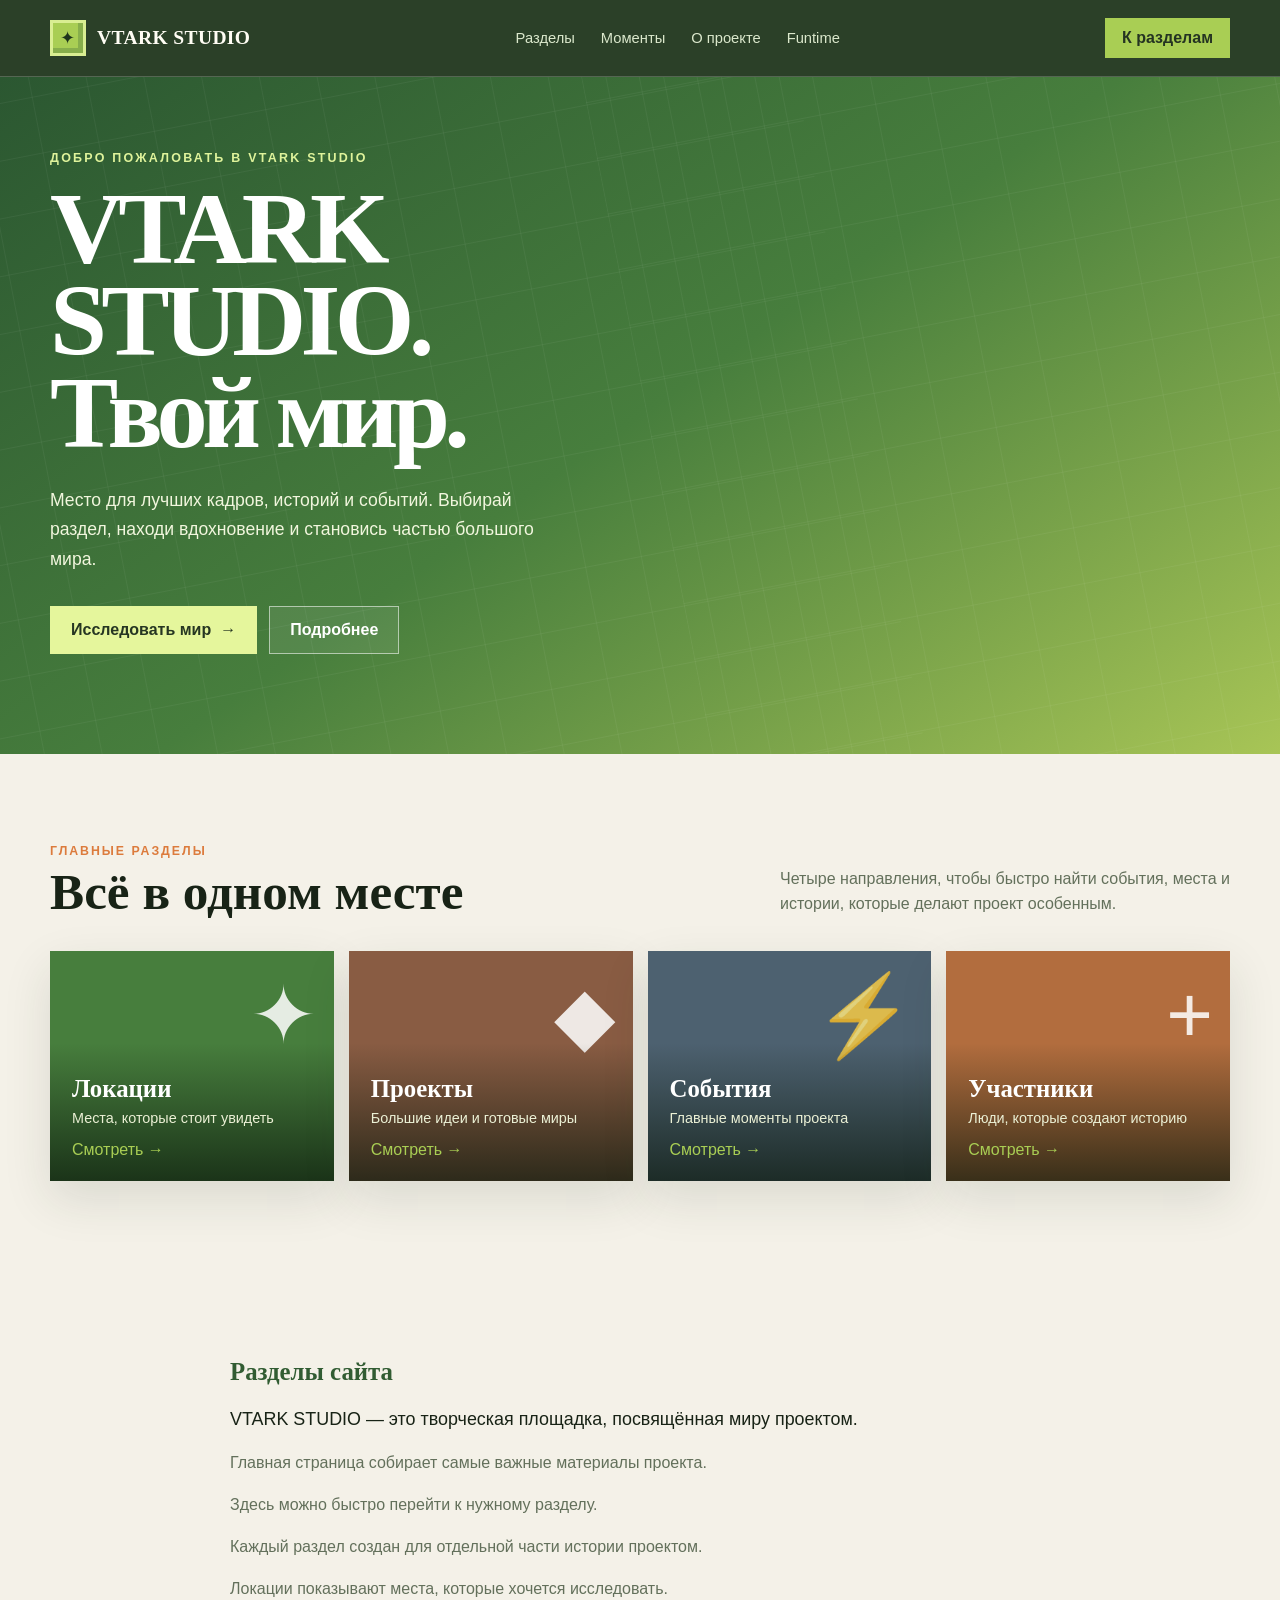
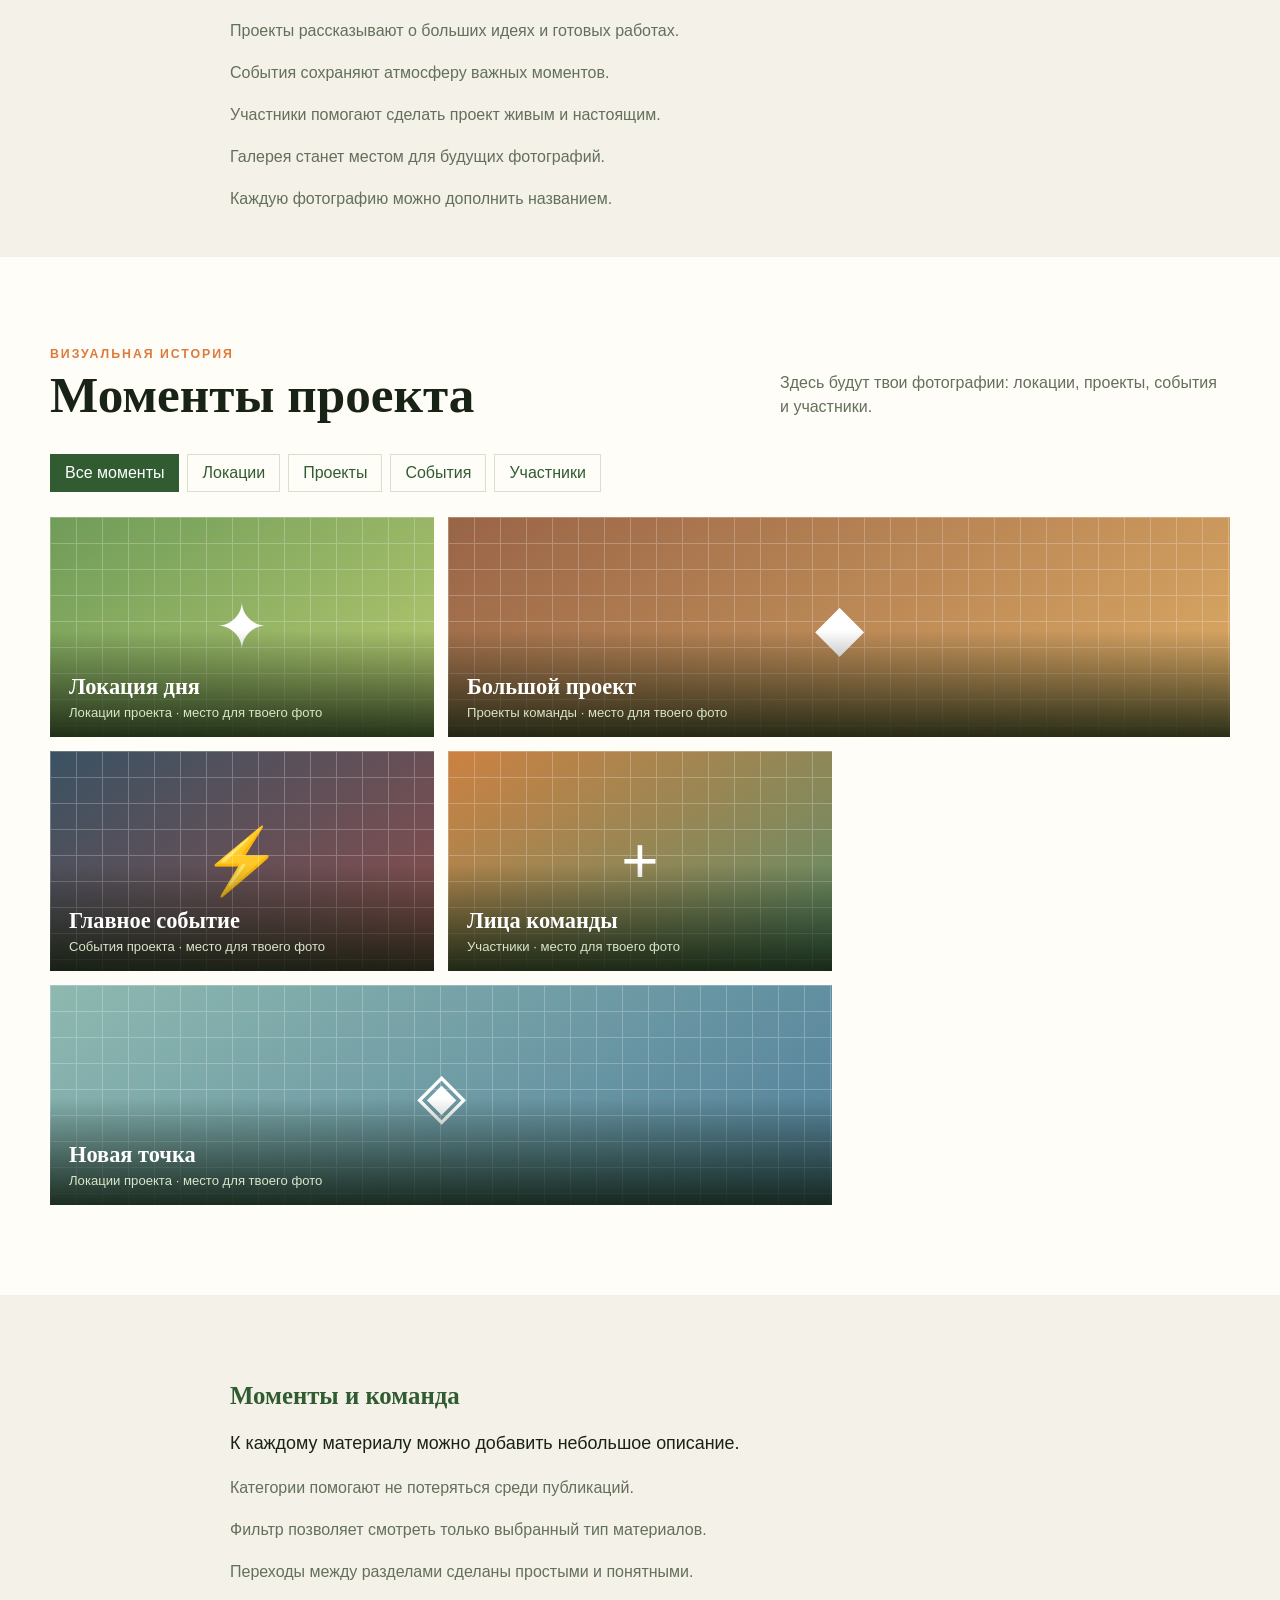
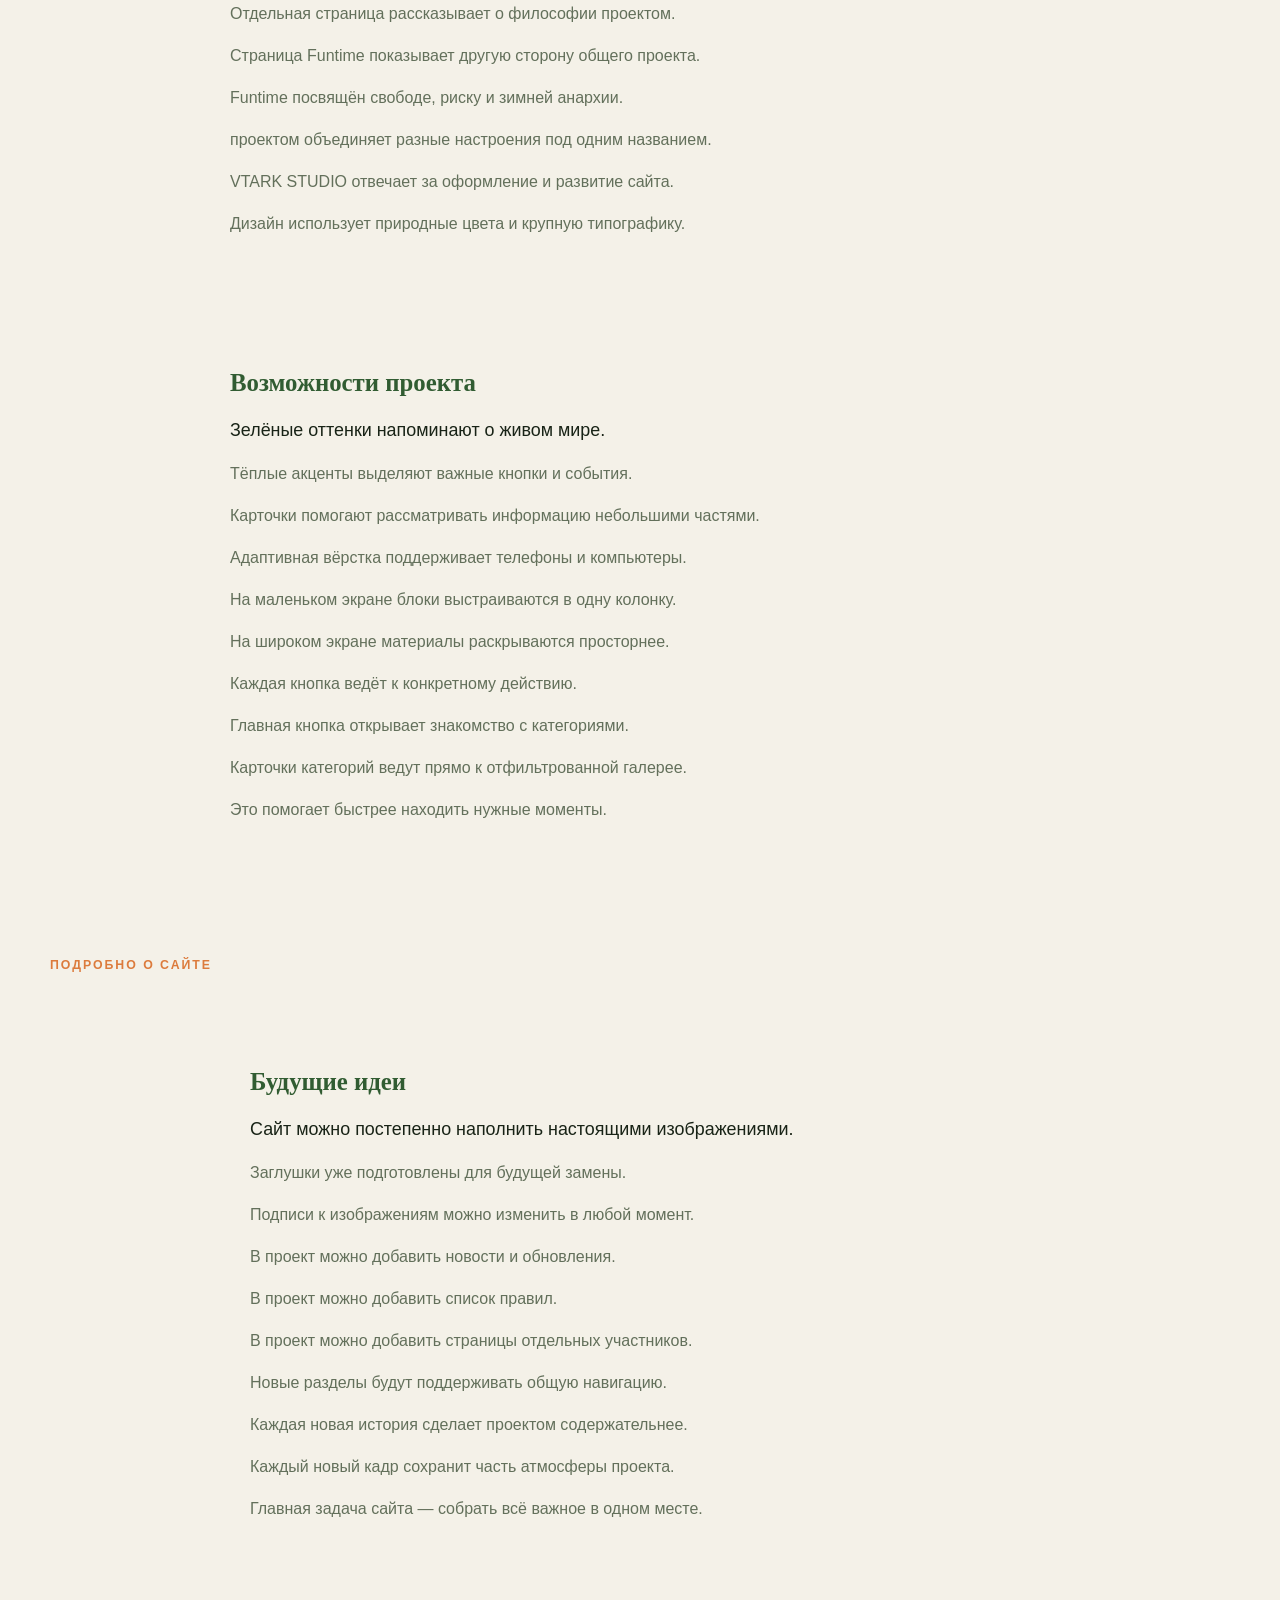
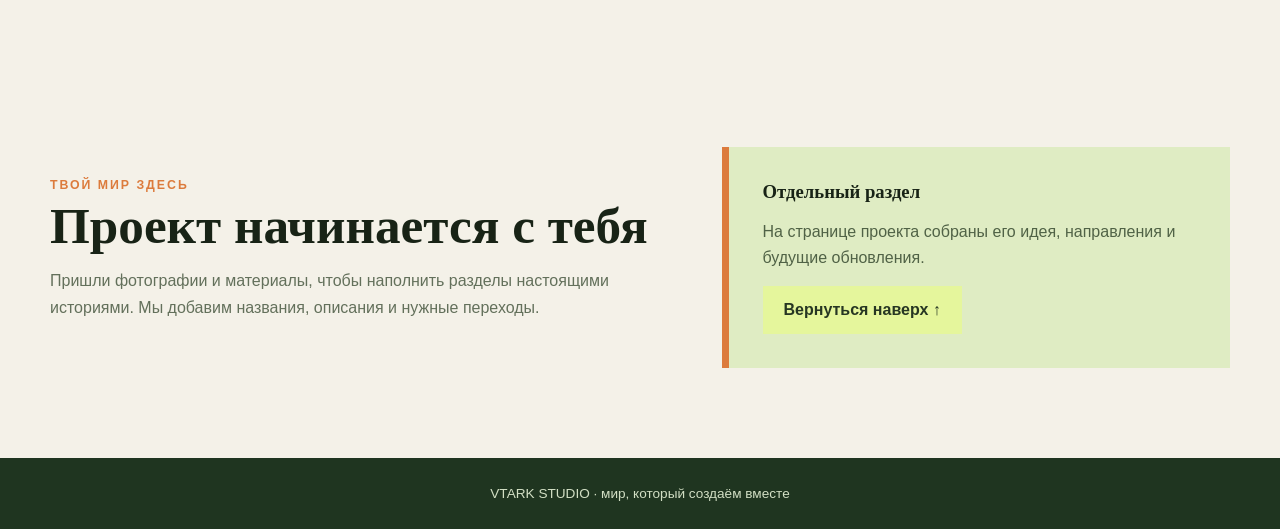
<file: втарк/index.html>
<!doctype html>
<html lang="ru">
<head>
	<meta charset="utf-8">
	<meta name="viewport" content="width=device-width, initial-scale=1">
	<title>VTARK STUDIO — официальный сайт</title>
	<meta name="description" content="VTARK STUDIO — официальный творческий сайт с галереей, событиями, локациями и страницей Funtime.">
	<meta name="keywords" content="VTARK STUDIO, Funtime, сайт, галерея, события, локации">
	<meta name="author" content="VTARK STUDIO">
	<meta name="robots" content="index, follow">
	<link rel="stylesheet" href="vtarkstudio.css">
	<script type="application/ld+json">
		{
			"@context": "https://schema.org",
			"@type": "WebSite",
			"name": "VTARK STUDIO",
			"description": "Официальный сайт VTARK STUDIO с галереей, событиями и творческими проектами."
		}
	</script>
	<style>
		:root {
			--ink: #182316;
			--muted: #63705b;
			--paper: #f4f1e8;
			--cream: #fffdf7;
			--green: #315c32;
			--lime: #a9ce54;
			--orange: #dc7b3c;
			--line: #d8dfcb;
			--shadow: 0 18px 45px rgba(34, 53, 30, .12);
		}

		* { box-sizing: border-box; }
		html { scroll-behavior: smooth; }
		body {
			margin: 0;
			color: var(--ink);
			background: var(--paper);
			font-family: "Trebuchet MS", "Segoe UI", sans-serif;
		}
		a { color: inherit; text-decoration: none; }
		button { font: inherit; }

		.site-header {
			position: sticky;
			top: 0;
			z-index: 10;
			border-bottom: 1px solid rgba(255,255,255,.2);
			background: rgba(30, 53, 28, .94);
			backdrop-filter: blur(12px);
		}
		.nav {
			width: min(1180px, calc(100% - 40px));
			min-height: 76px;
			margin: auto;
			display: flex;
			align-items: center;
			justify-content: space-between;
			gap: 24px;
		}
		.brand {
			display: flex;
			align-items: center;
			gap: 11px;
			color: #fffdf4;
			font-family: Georgia, serif;
			font-size: 1.22rem;
			font-weight: bold;
			letter-spacing: .02em;
		}
		.brand-mark {
			display: grid;
			width: 36px;
			height: 36px;
			place-items: center;
			color: #1e351c;
			background: var(--lime);
			border: 3px solid #d9ee92;
			box-shadow: inset -5px -5px rgba(49, 92, 50, .28);
			font-size: 1.1rem;
		}
		.nav-links { display: flex; gap: 26px; color: #dbe8cc; font-size: .92rem; }
		.nav-links a:hover { color: #fff; }
		.nav-cta {
			padding: 11px 17px;
			color: #243322;
			background: var(--lime);
			border: 0;
			font-weight: bold;
			cursor: pointer;
			transition: transform .2s, background .2s;
		}
		.nav-cta:hover { background: #c7e67d; transform: translateY(-2px); }

		.hero {
			min-height: 590px;
			display: grid;
			place-items: center;
			padding: 74px 20px 100px;
			position: relative;
			overflow: hidden;
			color: white;
			background: linear-gradient(145deg, #2b5731 0%, #477e3d 50%, #a8c556 100%);
		}
		.hero::before, .hero::after {
			content: "";
			position: absolute;
			opacity: .18;
			background-image: linear-gradient(90deg, rgba(255,255,255,.28) 1px, transparent 1px), linear-gradient(rgba(255,255,255,.28) 1px, transparent 1px);
			background-size: 42px 42px;
			transform: rotate(-11deg) scale(1.35);
		}
		.hero::before { inset: -120px 45% 12px -5%; }
		.hero::after { inset: 20px -10% -150px 61%; }
		.hero-inner { width: min(1180px, 100%); position: relative; z-index: 1; }
		.eyebrow { margin: 0 0 18px; color: #dff39b; font-size: .78rem; font-weight: bold; letter-spacing: .18em; text-transform: uppercase; }
		h1, h2, h3 { margin: 0; font-family: Georgia, "Times New Roman", serif; }
		h1 { max-width: 720px; font-size: clamp(3.5rem, 8vw, 7.2rem); line-height: .9; letter-spacing: -.055em; }
		.hero-copy { max-width: 525px; margin: 27px 0 32px; color: #f1f6dd; font-size: 1.1rem; line-height: 1.65; }
		.hero-actions { display: flex; flex-wrap: wrap; gap: 12px; }
		.button { display: inline-flex; align-items: center; justify-content: center; gap: 9px; padding: 14px 20px; border: 1px solid transparent; font-weight: bold; cursor: pointer; transition: transform .2s, background .2s; }
		.button:hover { transform: translateY(-3px); }
		.button-primary { color: #263622; background: #e5f69c; }
		.button-ghost { color: white; border-color: rgba(255,255,255,.55); background: rgba(255,255,255,.08); }

		.section { width: min(1180px, calc(100% - 40px)); margin: auto; padding: 90px 0; }
		.section-heading { display: flex; align-items: end; justify-content: space-between; gap: 20px; margin-bottom: 34px; }
		.section-kicker { margin: 0 0 9px; color: var(--orange); font-size: .77rem; font-weight: bold; letter-spacing: .16em; text-transform: uppercase; }
		h2 { font-size: clamp(2.2rem, 4vw, 3.6rem); line-height: .98; }
		.section-intro { max-width: 450px; margin: 0; color: var(--muted); line-height: 1.55; }
		.categories { display: grid; grid-template-columns: repeat(4, 1fr); gap: 15px; }
		.category-card {
			min-height: 230px;
			display: flex;
			flex-direction: column;
			justify-content: end;
			padding: 22px;
			position: relative;
			overflow: hidden;
			color: white;
			background: var(--card-color, #477e3d);
			box-shadow: var(--shadow);
			isolation: isolate;
		}
		.category-card::before { content: attr(data-icon); position: absolute; top: 18px; right: 17px; z-index: -1; font-size: 5rem; filter: grayscale(.2); opacity: .86; }
		.category-card::after { content: ""; position: absolute; inset: 40% 0 0; z-index: -1; background: linear-gradient(transparent, rgba(10,23,11,.72)); }
		.category-card h3 { font-size: 1.55rem; }
		.category-card p { margin: 7px 0 0; color: #ebf0d5; font-size: .9rem; }
		.category-card:hover .category-arrow { transform: translateX(5px); }
		.category-arrow { margin-top: 15px; color: var(--lime); transition: transform .2s; }

		.gallery-section { background: var(--cream); }
		.gallery-wrap { width: min(1180px, calc(100% - 40px)); margin: auto; padding: 90px 0; }
		.filter-row { display: flex; flex-wrap: wrap; gap: 8px; margin-bottom: 25px; }
		.filter { padding: 9px 14px; color: var(--green); background: transparent; border: 1px solid var(--line); cursor: pointer; }
		.filter.active, .filter:hover { color: white; background: var(--green); border-color: var(--green); }
		.gallery { display: grid; grid-template-columns: repeat(12, 1fr); gap: 14px; }
		.photo-card { min-height: 220px; grid-column: span 4; position: relative; overflow: hidden; background: #74944f; color: white; }
		.photo-card:nth-child(2), .photo-card:nth-child(5) { grid-column: span 8; }
		.photo-art { height: 100%; min-height: 220px; display: grid; place-items: center; font-size: 4rem; background: linear-gradient(145deg, var(--photo-a), var(--photo-b)); }
		.photo-art::before { content: ""; position: absolute; inset: 0; opacity: .24; background-image: linear-gradient(90deg, #fff 1px, transparent 1px), linear-gradient(#fff 1px, transparent 1px); background-size: 26px 26px; }
		.photo-info { position: absolute; right: 0; bottom: 0; left: 0; padding: 44px 19px 17px; background: linear-gradient(transparent, rgba(11,24,10,.85)); }
		.photo-info h3 { font-size: 1.4rem; }
		.photo-info p { margin: 5px 0 0; color: #d9e5c8; font-size: .82rem; }
		.photo-card.is-hidden { display: none; }

		.submit { display: grid; grid-template-columns: 1.1fr .9fr; gap: 50px; align-items: center; }
		.submit-panel { padding: 34px; background: #dfecc3; border-left: 7px solid var(--orange); }
		.submit-panel p { color: #506246; line-height: 1.6; }
		.submit-note { color: var(--muted); line-height: 1.7; }
		.details { width: min(820px, 100%); margin: 0 auto; }
		.details p { margin: 0 0 14px; color: var(--muted); line-height: 1.75; }
		.details p:first-of-type { color: var(--ink); font-size: 1.12rem; }
		.details-part-title { margin: 32px 0 18px; color: var(--green); font-family: Georgia, serif; font-size: 1.55rem; }
		.details-part { width: min(820px, calc(100% - 40px)); margin: 0 auto; padding: 55px 0 30px; }
		.details-part p { margin: 0 0 14px; color: var(--muted); line-height: 1.75; }
		.details-part p:first-of-type { color: var(--ink); font-size: 1.12rem; }
		footer { padding: 28px 20px; color: #d2dfc4; background: #1f3520; text-align: center; font-size: .85rem; }

		@media (max-width: 800px) {
			.nav-links { display: none; }
			.nav { width: min(100% - 28px, 1180px); }
			.hero { min-height: 610px; padding-top: 60px; }
			.categories { grid-template-columns: repeat(2, 1fr); }
			.submit { grid-template-columns: 1fr; gap: 25px; }
		}
		@media (max-width: 520px) {
			.section, .gallery-wrap { width: min(100% - 28px, 1180px); padding: 65px 0; }
			.section-heading { display: block; }
			.section-intro { margin-top: 17px; }
			.categories { grid-template-columns: 1fr; }
			.category-card { min-height: 190px; }
			.gallery { display: block; }
			.photo-card { margin-bottom: 14px; }
			.brand { font-size: 1rem; }
			.nav-cta { padding: 10px 12px; font-size: .8rem; }
		}
	</style>
</head>
<body>
	<header class="site-header">
		<nav class="nav" aria-label="Основная навигация">
			<a class="brand" href="#top"><span class="brand-mark">✦</span> VTARK STUDIO</a>
			<div class="nav-links">
				<a href="#categories">Разделы</a>
				<a href="#gallery">Моменты</a>
				<a href="vtark.html">О проекте</a>
				<a href="third.html">Funtime</a>
			</div>
			<a class="nav-cta" href="#categories">К разделам</a>
		</nav>
	</header>

	<main id="top">
		<section class="hero">
			<div class="hero-inner">
				<p class="eyebrow">Добро пожаловать в VTARK STUDIO</p>
				<h1>VTARK STUDIO.<br>Твой мир.</h1>
				<p class="hero-copy">Место для лучших кадров, историй и событий. Выбирай раздел, находи вдохновение и становись частью большого мира.</p>
				<div class="hero-actions">
					<a class="button button-primary" href="#categories">Исследовать мир <span>→</span></a>
					<a class="button button-ghost" href="#details">Подробнее</a>
				</div>
			</div>
		</section>

		<section class="section" id="categories">
			<div class="section-heading">
				<div><p class="section-kicker">Главные разделы</p><h2>Всё в одном месте</h2></div>
				<p class="section-intro">Четыре направления, чтобы быстро найти события, места и истории, которые делают проект особенным.</p>
			</div>
			<div class="categories">
				<a class="category-card" href="#gallery" data-filter-link="nature" data-icon="✦" style="--card-color:#477e3d"><h3>Локации</h3><p>Места, которые стоит увидеть</p><span class="category-arrow">Смотреть →</span></a>
				<a class="category-card" href="#gallery" data-filter-link="builds" data-icon="◆" style="--card-color:#895c43"><h3>Проекты</h3><p>Большие идеи и готовые миры</p><span class="category-arrow">Смотреть →</span></a>
				<a class="category-card" href="#gallery" data-filter-link="adventure" data-icon="⚡" style="--card-color:#4d6170"><h3>События</h3><p>Главные моменты проекта</p><span class="category-arrow">Смотреть →</span></a>
				<a class="category-card" href="#gallery" data-filter-link="friends" data-icon="+" style="--card-color:#b26d3e"><h3>Участники</h3><p>Люди, которые создают историю</p><span class="category-arrow">Смотреть →</span></a>
			</div>
		</section>

		<section class="gallery-section" id="gallery">
			<div class="gallery-wrap">
				<div class="section-heading"><div><p class="section-kicker">Визуальная история</p><h2>Моменты проекта</h2></div><p class="section-intro">Здесь будут твои фотографии: локации, проекты, события и участники.</p></div>
				<div class="filter-row" aria-label="Фильтр галереи">
					<button class="filter active" data-filter="all">Все моменты</button><button class="filter" data-filter="nature">Локации</button><button class="filter" data-filter="builds">Проекты</button><button class="filter" data-filter="adventure">События</button><button class="filter" data-filter="friends">Участники</button>
				</div>
				<div class="gallery">
					<article class="photo-card" data-category="nature"><div class="photo-art" style="--photo-a:#6f9c59;--photo-b:#b9cb70">✦</div><div class="photo-info"><h3>Локация дня</h3><p>Локации проекта · место для твоего фото</p></div></article>
					<article class="photo-card" data-category="builds"><div class="photo-art" style="--photo-a:#986447;--photo-b:#dfad65">◆</div><div class="photo-info"><h3>Большой проект</h3><p>Проекты команды · место для твоего фото</p></div></article>
					<article class="photo-card" data-category="adventure"><div class="photo-art" style="--photo-a:#3a5263;--photo-b:#8e4d4b">⚡</div><div class="photo-info"><h3>Главное событие</h3><p>События проекта · место для твоего фото</p></div></article>
					<article class="photo-card" data-category="friends"><div class="photo-art" style="--photo-a:#cc8142;--photo-b:#5c8d69">+</div><div class="photo-info"><h3>Лица команды</h3><p>Участники · место для твоего фото</p></div></article>
					<article class="photo-card" data-category="nature"><div class="photo-art" style="--photo-a:#8eb9b0;--photo-b:#507e9a">◈</div><div class="photo-info"><h3>Новая точка</h3><p>Локации проекта · место для твоего фото</p></div></article>
				</div>
			</div>
		</section>

		<section class="section" id="details">
			<p class="section-kicker">Подробно о сайте</p>
			<div class="details">
				<p>VTARK STUDIO — это творческая площадка, посвящённая миру Hollyworld.</p><p>Главная страница собирает самые важные материалы проекта.</p><p>Здесь можно быстро перейти к нужному разделу.</p><p>Каждый раздел создан для отдельной части истории Hollyworld.</p><p>Локации показывают места, которые хочется исследовать.</p><p>Проекты рассказывают о больших идеях и готовых работах.</p><p>События сохраняют атмосферу важных моментов.</p><p>Участники помогают сделать проект живым и настоящим.</p><p>Галерея станет местом для будущих фотографий.</p><p>Каждую фотографию можно дополнить названием.</p><p>К каждому материалу можно добавить небольшое описание.</p><p>Категории помогают не потеряться среди публикаций.</p><p>Фильтр позволяет смотреть только выбранный тип материалов.</p><p>Переходы между разделами сделаны простыми и понятными.</p><p>Отдельная страница рассказывает о философии Hollyworld.</p><p>Страница Funtime показывает другую сторону общего проекта.</p><p>Funtime посвящён свободе, риску и зимней анархии.</p><p>Hollyworld объединяет разные настроения под одним названием.</p><p>VTARK STUDIO отвечает за оформление и развитие сайта.</p><p>Дизайн использует природные цвета и крупную типографику.</p><p>Зелёные оттенки напоминают о живом мире.</p><p>Тёплые акценты выделяют важные кнопки и события.</p><p>Карточки помогают рассматривать информацию небольшими частями.</p><p>Адаптивная вёрстка поддерживает телефоны и компьютеры.</p><p>На маленьком экране блоки выстраиваются в одну колонку.</p><p>На широком экране материалы раскрываются просторнее.</p><p>Каждая кнопка ведёт к конкретному действию.</p><p>Главная кнопка открывает знакомство с категориями.</p><p>Карточки категорий ведут прямо к отфильтрованной галерее.</p><p>Это помогает быстрее находить нужные моменты.</p><p>Сайт можно постепенно наполнить настоящими изображениями.</p><p>Заглушки уже подготовлены для будущей замены.</p><p>Подписи к изображениям можно изменить в любой момент.</p><p>В проект можно добавить новости и обновления.</p><p>В проект можно добавить список правил.</p><p>В проект можно добавить страницы отдельных участников.</p><p>Новые разделы будут поддерживать общую навигацию.</p><p>Каждая новая история сделает Hollyworld содержательнее.</p><p>Каждый новый кадр сохранит часть атмосферы проекта.</p><p>Главная задача сайта — собрать всё важное в одном месте.</p><p>VTARK STUDIO превращает идею Hollyworld в удобное цифровое пространство.</p>
			</div>
		</section>

		<section class="section submit" id="about">
			<div><p class="section-kicker">Твой мир здесь</p><h2>Проект начинается с тебя</h2><p class="submit-note">Пришли фотографии и материалы, чтобы наполнить разделы настоящими историями. Мы добавим названия, описания и нужные переходы.</p></div>
			<div class="submit-panel"><h3>Отдельный раздел</h3><p>На странице проекта собраны его идея, направления и будущие обновления.</p><a class="button button-primary" href="#top">Вернуться наверх ↑</a></div>
		</section>
	</main>
	<footer>VTARK STUDIO · мир, который создаём вместе</footer>

	<script>
		const filters = document.querySelectorAll('.filter');
		const cards = document.querySelectorAll('.photo-card');
		function setFilter(value) {
			filters.forEach((filter) => filter.classList.toggle('active', filter.dataset.filter === value));
			cards.forEach((card) => card.classList.toggle('is-hidden', value !== 'all' && card.dataset.category !== value));
		}
		filters.forEach((filter) => filter.addEventListener('click', () => setFilter(filter.dataset.filter)));
		document.querySelectorAll('[data-filter-link]').forEach((link) => link.addEventListener('click', () => setFilter(link.dataset.filterLink)));

		const details = document.querySelector('.details');
		const detailParagraphs = [...details.querySelectorAll('p')];
		const partTitles = ['Разделы сайта', 'Моменты и команда', 'Возможности проекта', 'Будущие идеи'];
		const createDetailsPart = (partIndex) => {
			const part = document.createElement('section');
			part.className = 'details-part';
			const heading = document.createElement('h3');
			heading.className = 'details-part-title';
			heading.textContent = partTitles[partIndex];
			part.appendChild(heading);
			detailParagraphs.slice(partIndex * 10, partIndex * 10 + 10).forEach((paragraph) => part.appendChild(paragraph));
			return part;
		};

		const firstPart = createDetailsPart(0);
		const secondPart = createDetailsPart(1);
		const thirdPart = createDetailsPart(2);
		const fourthPart = createDetailsPart(3);
		document.querySelector('#categories').after(firstPart);
		document.querySelector('#gallery').after(secondPart);
		document.querySelector('#details').before(thirdPart);
		details.replaceChildren(fourthPart);

		const textWalker = document.createTreeWalker(document.body, NodeFilter.SHOW_TEXT);
		let textNode;
		while (textNode = textWalker.nextNode()) {
			textNode.nodeValue = textNode.nodeValue.replaceAll('Hollyworld', 'проектом');
		}
	</script>
</body>
</html>
</file>
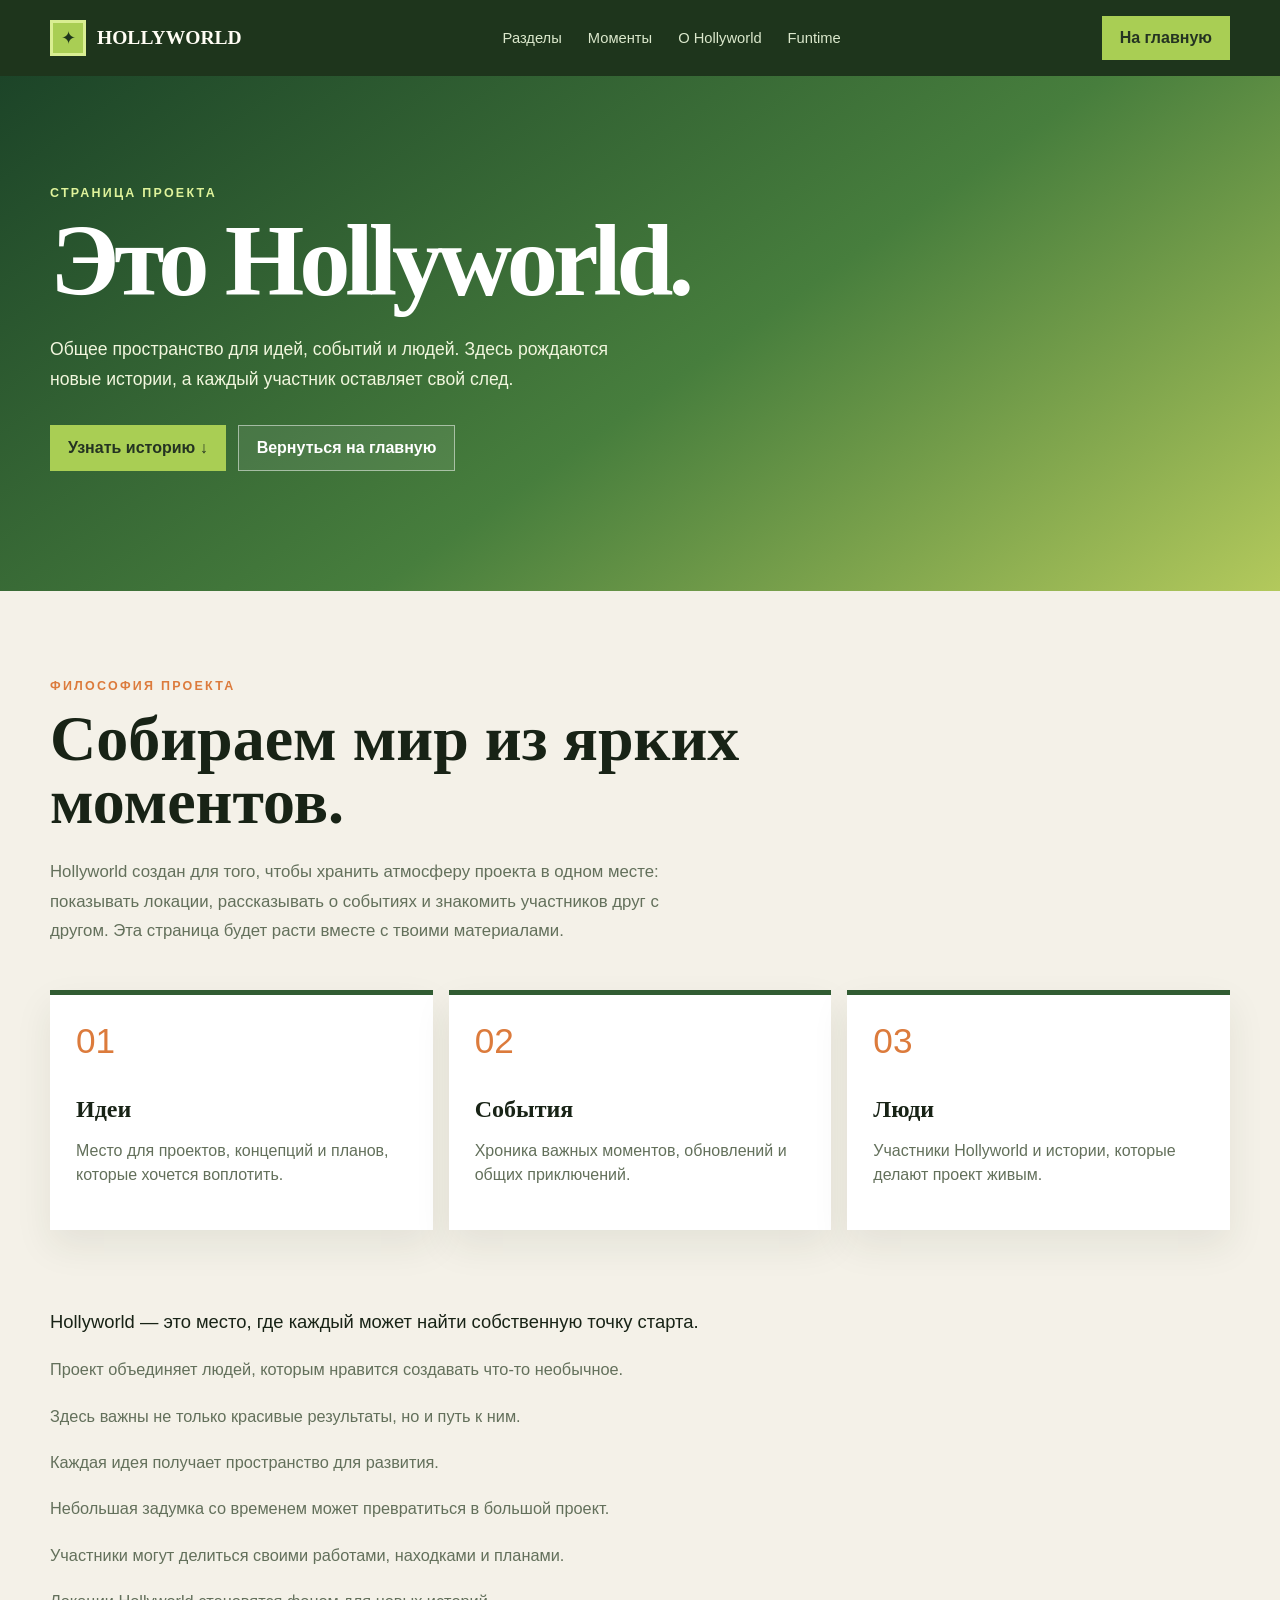
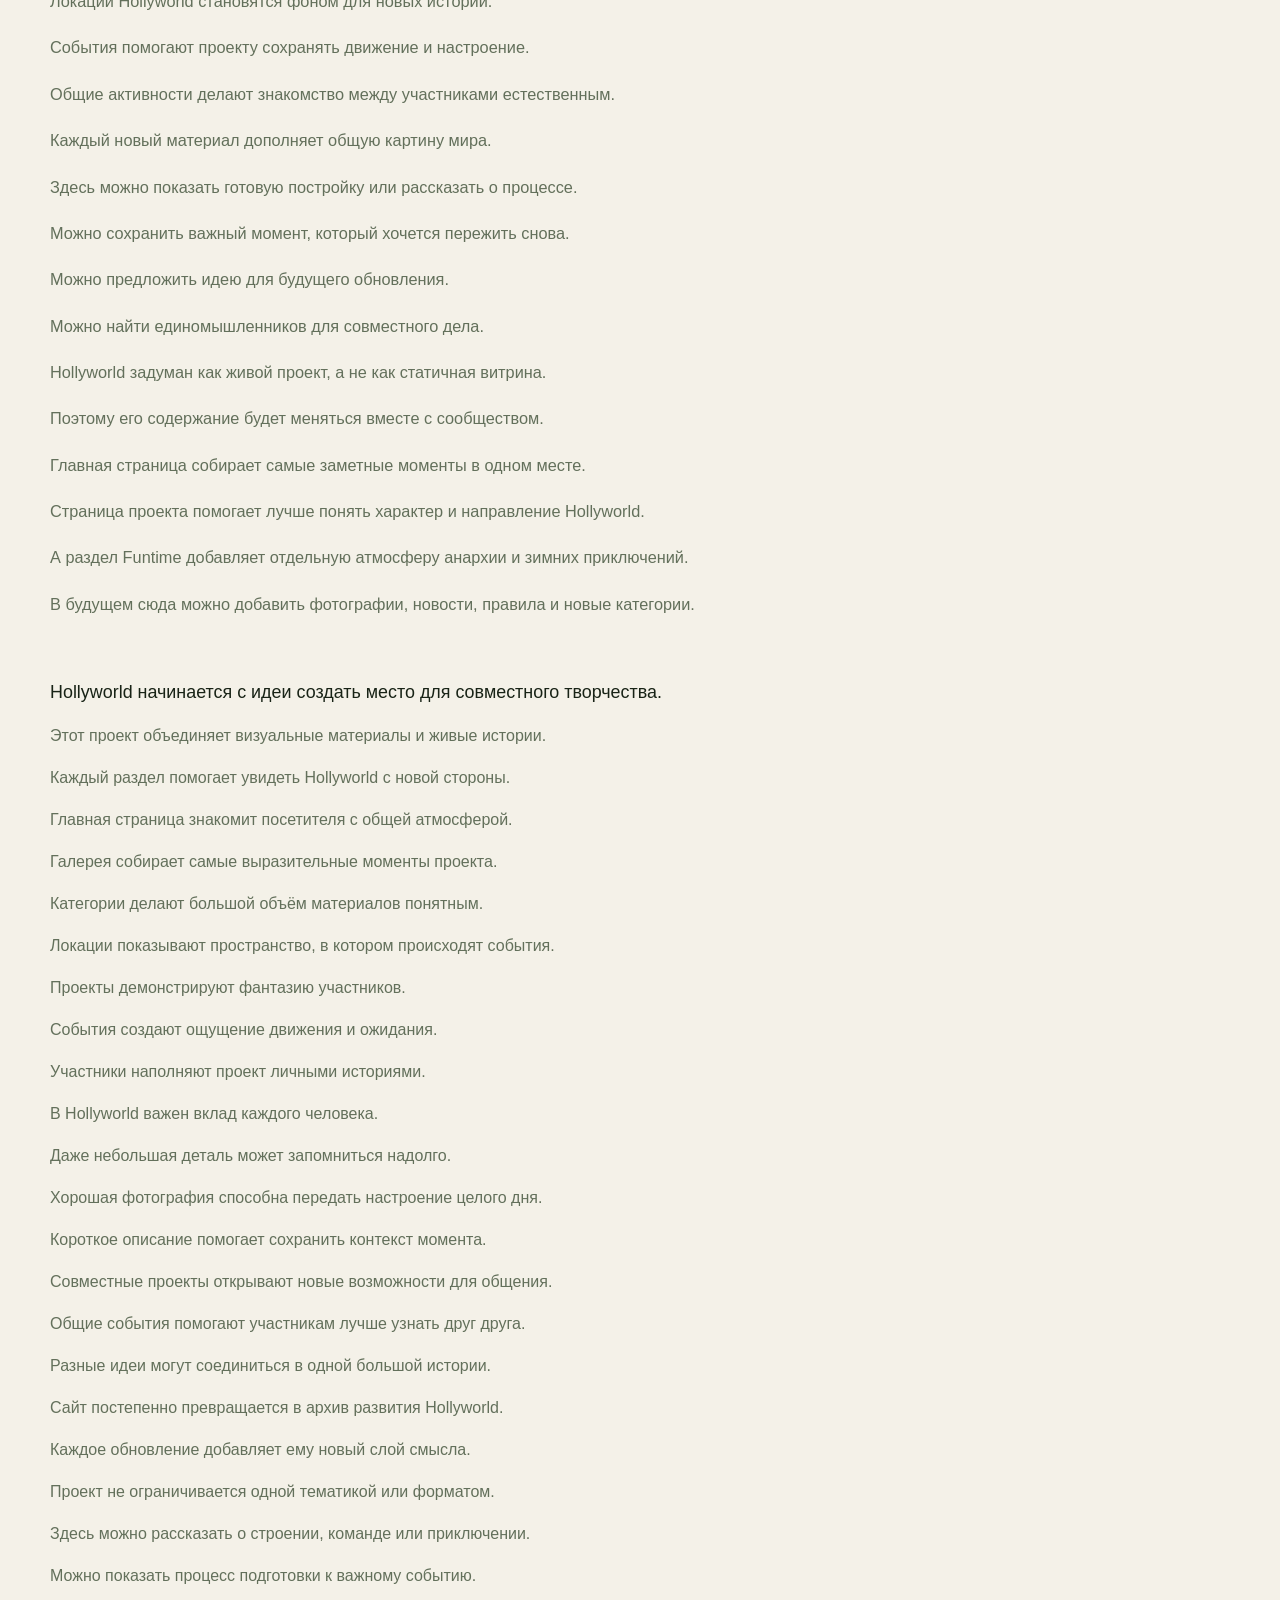
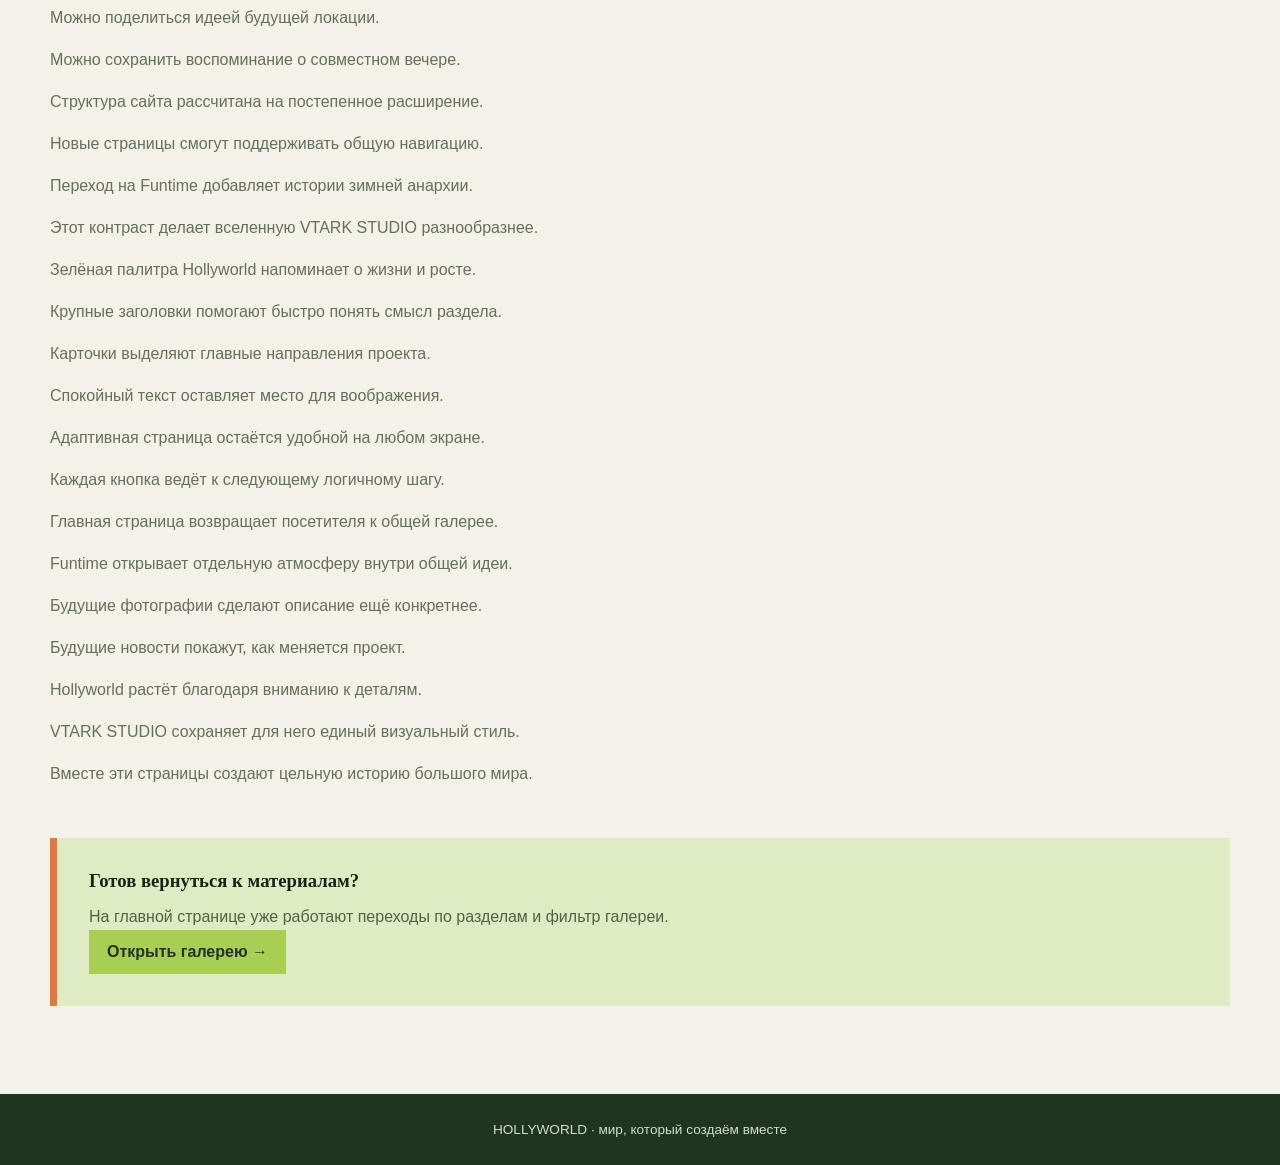
<file: втарк/vtark.html>
<!doctype html>
<html lang="ru">
<head>
	<meta charset="utf-8">
	<meta name="viewport" content="width=device-width, initial-scale=1">
	<title>О Hollyworld | Проект</title>
	<meta name="description" content="Hollyworld — проект VTARK STUDIO об идеях, событиях, локациях и людях, которые создают общий мир.">
	<meta name="keywords" content="VTARK STUDIO, Hollyworld, проект, локации, события, участники">
	<meta name="author" content="VTARK STUDIO">
	<link rel="stylesheet" href="vtarkstudio.css">
	<style>
		:root { --ink: #182316; --muted: #63705b; --paper: #f4f1e8; --green: #315c32; --lime: #a9ce54; --orange: #dc7b3c; }
		* { box-sizing: border-box; }
		html { scroll-behavior: smooth; }
		body { margin: 0; color: var(--ink); background: var(--paper); font-family: "Trebuchet MS", "Segoe UI", sans-serif; }
		a { color: inherit; text-decoration: none; }
		.site-header { background: #1e351c; }
		.nav { width: min(1180px, calc(100% - 40px)); min-height: 76px; margin: auto; display: flex; align-items: center; justify-content: space-between; gap: 24px; }
		.brand { display: flex; align-items: center; gap: 11px; color: #fffdf4; font-family: Georgia, serif; font-size: 1.22rem; font-weight: bold; }
		.brand-mark { display: grid; width: 36px; height: 36px; place-items: center; color: #1e351c; background: var(--lime); border: 3px solid #d9ee92; font-size: 1.1rem; }
		.nav-links { display: flex; gap: 26px; color: #dbe8cc; font-size: .92rem; }
		.nav-links a:hover { color: white; }
		.nav-cta, .button { display: inline-flex; align-items: center; justify-content: center; padding: 13px 18px; border: 0; font-weight: bold; transition: transform .2s; }
		.nav-cta, .button-primary { color: #243322; background: var(--lime); }
		.nav-cta:hover, .button:hover { transform: translateY(-3px); }
		.hero { padding: 110px 20px 120px; color: white; background: linear-gradient(145deg, #1c4428, #477e3d 55%, #b3c95c); }
		.hero-inner, .section { width: min(1180px, calc(100% - 40px)); margin: auto; }
		.eyebrow, .section-kicker { margin: 0 0 15px; color: #dff39b; font-size: .78rem; font-weight: bold; letter-spacing: .18em; text-transform: uppercase; }
		h1, h2, h3 { margin: 0; font-family: Georgia, "Times New Roman", serif; }
		h1 { max-width: 750px; font-size: clamp(3.5rem, 8vw, 7rem); line-height: .9; letter-spacing: -.05em; }
		.hero-copy { max-width: 590px; margin: 28px 0 0; color: #f1f6dd; font-size: 1.1rem; line-height: 1.7; }
		.hero-actions { display: flex; flex-wrap: wrap; gap: 12px; margin-top: 30px; }
		.button-ghost { color: white; border: 1px solid rgba(255,255,255,.5); background: rgba(255,255,255,.08); }
		.section { padding: 88px 0; }
		.section-kicker { color: var(--orange); }
		h2 { max-width: 700px; font-size: clamp(2.4rem, 5vw, 4.7rem); line-height: .98; }
		.intro { max-width: 650px; margin: 24px 0 0; color: var(--muted); font-size: 1.05rem; line-height: 1.75; }
		.values { display: grid; grid-template-columns: repeat(3, 1fr); gap: 16px; margin-top: 44px; }
		.value { min-height: 220px; padding: 26px; background: white; border-top: 5px solid var(--green); box-shadow: 0 16px 35px rgba(34,53,30,.08); }
		.value-mark { color: var(--orange); font-size: 2.2rem; }
		.value h3 { margin-top: 35px; font-size: 1.5rem; }
		.value p { color: var(--muted); line-height: 1.55; }
		.story { max-width: 820px; margin-top: 75px; }
		.story p { margin: 0 0 17px; color: var(--muted); font-size: 1.02rem; line-height: 1.8; }
		.story p:first-of-type { color: var(--ink); font-size: 1.15rem; }
		.details { margin-top: 58px; }
		.details p { margin: 0 0 14px; color: var(--muted); line-height: 1.75; }
		.details p:first-of-type { color: var(--ink); font-size: 1.12rem; }
		.note { margin-top: 50px; padding: 32px; background: #dfecc3; border-left: 7px solid var(--orange); }
		.note p { margin: 12px 0 0; color: #506246; line-height: 1.6; }
		footer { padding: 28px 20px; color: #d2dfc4; background: #1f3520; text-align: center; font-size: .85rem; }
		@media (max-width: 800px) { .nav-links { display: none; } .values { grid-template-columns: 1fr; } }
		@media (max-width: 520px) { .nav { width: calc(100% - 28px); } .nav-cta { padding: 10px 12px; font-size: .8rem; } .hero { padding: 75px 20px 90px; } .hero-inner, .section { width: calc(100% - 28px); } .section { padding: 65px 0; } }
	</style>
</head>
<body>
	<header class="site-header">
		<nav class="nav" aria-label="Основная навигация">
			<a class="brand" href="index.html"><span class="brand-mark">✦</span> HOLLYWORLD</a>
			<div class="nav-links"><a href="index.html#categories">Разделы</a><a href="index.html#gallery">Моменты</a><a href="vtark.html">О Hollyworld</a><a href="third.html">Funtime</a></div>
			<a class="nav-cta" href="index.html">На главную</a>
		</nav>
	</header>
	<main>
		<section class="hero"><div class="hero-inner"><p class="eyebrow">Страница проекта</p><h1>Это Hollyworld.</h1><p class="hero-copy">Общее пространство для идей, событий и людей. Здесь рождаются новые истории, а каждый участник оставляет свой след.</p><div class="hero-actions"><a class="button button-primary" href="#story">Узнать историю ↓</a><a class="button button-ghost" href="index.html">Вернуться на главную</a></div></div></section>
		<section class="section">
			<p class="section-kicker">Философия проекта</p><h2>Собираем мир из ярких моментов.</h2><p class="intro">Hollyworld создан для того, чтобы хранить атмосферу проекта в одном месте: показывать локации, рассказывать о событиях и знакомить участников друг с другом. Эта страница будет расти вместе с твоими материалами.</p>
			<div class="values"><article class="value"><div class="value-mark">01</div><h3>Идеи</h3><p>Место для проектов, концепций и планов, которые хочется воплотить.</p></article><article class="value"><div class="value-mark">02</div><h3>События</h3><p>Хроника важных моментов, обновлений и общих приключений.</p></article><article class="value"><div class="value-mark">03</div><h3>Люди</h3><p>Участники Hollyworld и истории, которые делают проект живым.</p></article></div>
			<div class="story" id="story">
				<p>Hollyworld — это место, где каждый может найти собственную точку старта.</p>
				<p>Проект объединяет людей, которым нравится создавать что-то необычное.</p>
				<p>Здесь важны не только красивые результаты, но и путь к ним.</p>
				<p>Каждая идея получает пространство для развития.</p>
				<p>Небольшая задумка со временем может превратиться в большой проект.</p>
				<p>Участники могут делиться своими работами, находками и планами.</p>
				<p>Локации Hollyworld становятся фоном для новых историй.</p>
				<p>События помогают проекту сохранять движение и настроение.</p>
				<p>Общие активности делают знакомство между участниками естественным.</p>
				<p>Каждый новый материал дополняет общую картину мира.</p>
				<p>Здесь можно показать готовую постройку или рассказать о процессе.</p>
				<p>Можно сохранить важный момент, который хочется пережить снова.</p>
				<p>Можно предложить идею для будущего обновления.</p>
				<p>Можно найти единомышленников для совместного дела.</p>
				<p>Hollyworld задуман как живой проект, а не как статичная витрина.</p>
				<p>Поэтому его содержание будет меняться вместе с сообществом.</p>
				<p>Главная страница собирает самые заметные моменты в одном месте.</p>
				<p>Страница проекта помогает лучше понять характер и направление Hollyworld.</p>
				<p>А раздел Funtime добавляет отдельную атмосферу анархии и зимних приключений.</p>
				<p>В будущем сюда можно добавить фотографии, новости, правила и новые категории.</p>
			</div>
			<div class="details">
				<p>Hollyworld начинается с идеи создать место для совместного творчества.</p><p>Этот проект объединяет визуальные материалы и живые истории.</p><p>Каждый раздел помогает увидеть Hollyworld с новой стороны.</p><p>Главная страница знакомит посетителя с общей атмосферой.</p><p>Галерея собирает самые выразительные моменты проекта.</p><p>Категории делают большой объём материалов понятным.</p><p>Локации показывают пространство, в котором происходят события.</p><p>Проекты демонстрируют фантазию участников.</p><p>События создают ощущение движения и ожидания.</p><p>Участники наполняют проект личными историями.</p><p>В Hollyworld важен вклад каждого человека.</p><p>Даже небольшая деталь может запомниться надолго.</p><p>Хорошая фотография способна передать настроение целого дня.</p><p>Короткое описание помогает сохранить контекст момента.</p><p>Совместные проекты открывают новые возможности для общения.</p><p>Общие события помогают участникам лучше узнать друг друга.</p><p>Разные идеи могут соединиться в одной большой истории.</p><p>Сайт постепенно превращается в архив развития Hollyworld.</p><p>Каждое обновление добавляет ему новый слой смысла.</p><p>Проект не ограничивается одной тематикой или форматом.</p><p>Здесь можно рассказать о строении, команде или приключении.</p><p>Можно показать процесс подготовки к важному событию.</p><p>Можно поделиться идеей будущей локации.</p><p>Можно сохранить воспоминание о совместном вечере.</p><p>Структура сайта рассчитана на постепенное расширение.</p><p>Новые страницы смогут поддерживать общую навигацию.</p><p>Переход на Funtime добавляет истории зимней анархии.</p><p>Этот контраст делает вселенную VTARK STUDIO разнообразнее.</p><p>Зелёная палитра Hollyworld напоминает о жизни и росте.</p><p>Крупные заголовки помогают быстро понять смысл раздела.</p><p>Карточки выделяют главные направления проекта.</p><p>Спокойный текст оставляет место для воображения.</p><p>Адаптивная страница остаётся удобной на любом экране.</p><p>Каждая кнопка ведёт к следующему логичному шагу.</p><p>Главная страница возвращает посетителя к общей галерее.</p><p>Funtime открывает отдельную атмосферу внутри общей идеи.</p><p>Будущие фотографии сделают описание ещё конкретнее.</p><p>Будущие новости покажут, как меняется проект.</p><p>Hollyworld растёт благодаря вниманию к деталям.</p><p>VTARK STUDIO сохраняет для него единый визуальный стиль.</p><p>Вместе эти страницы создают цельную историю большого мира.</p>
			</div>
			<div class="note"><h3>Готов вернуться к материалам?</h3><p>На главной странице уже работают переходы по разделам и фильтр галереи.</p><a class="button button-primary" href="index.html#gallery">Открыть галерею →</a></div>
		</section>
	</main>
	<footer>HOLLYWORLD · мир, который создаём вместе</footer>
</body>
</html>
</file>
<file: втарк/vtarkstudio.css>
/* Shared VTARK STUDIO stylesheet */
:root {
	font-synthesis: none;
	text-rendering: optimizeLegibility;
}

*, *::before, *::after {
	box-sizing: border-box;
}

html {
	scroll-behavior: smooth;
}

img {
	max-width: 100%;
	display: block;
}

a:focus-visible, button:focus-visible {
	outline: 3px solid #e78b4c;
	outline-offset: 3px;
}
</file>
